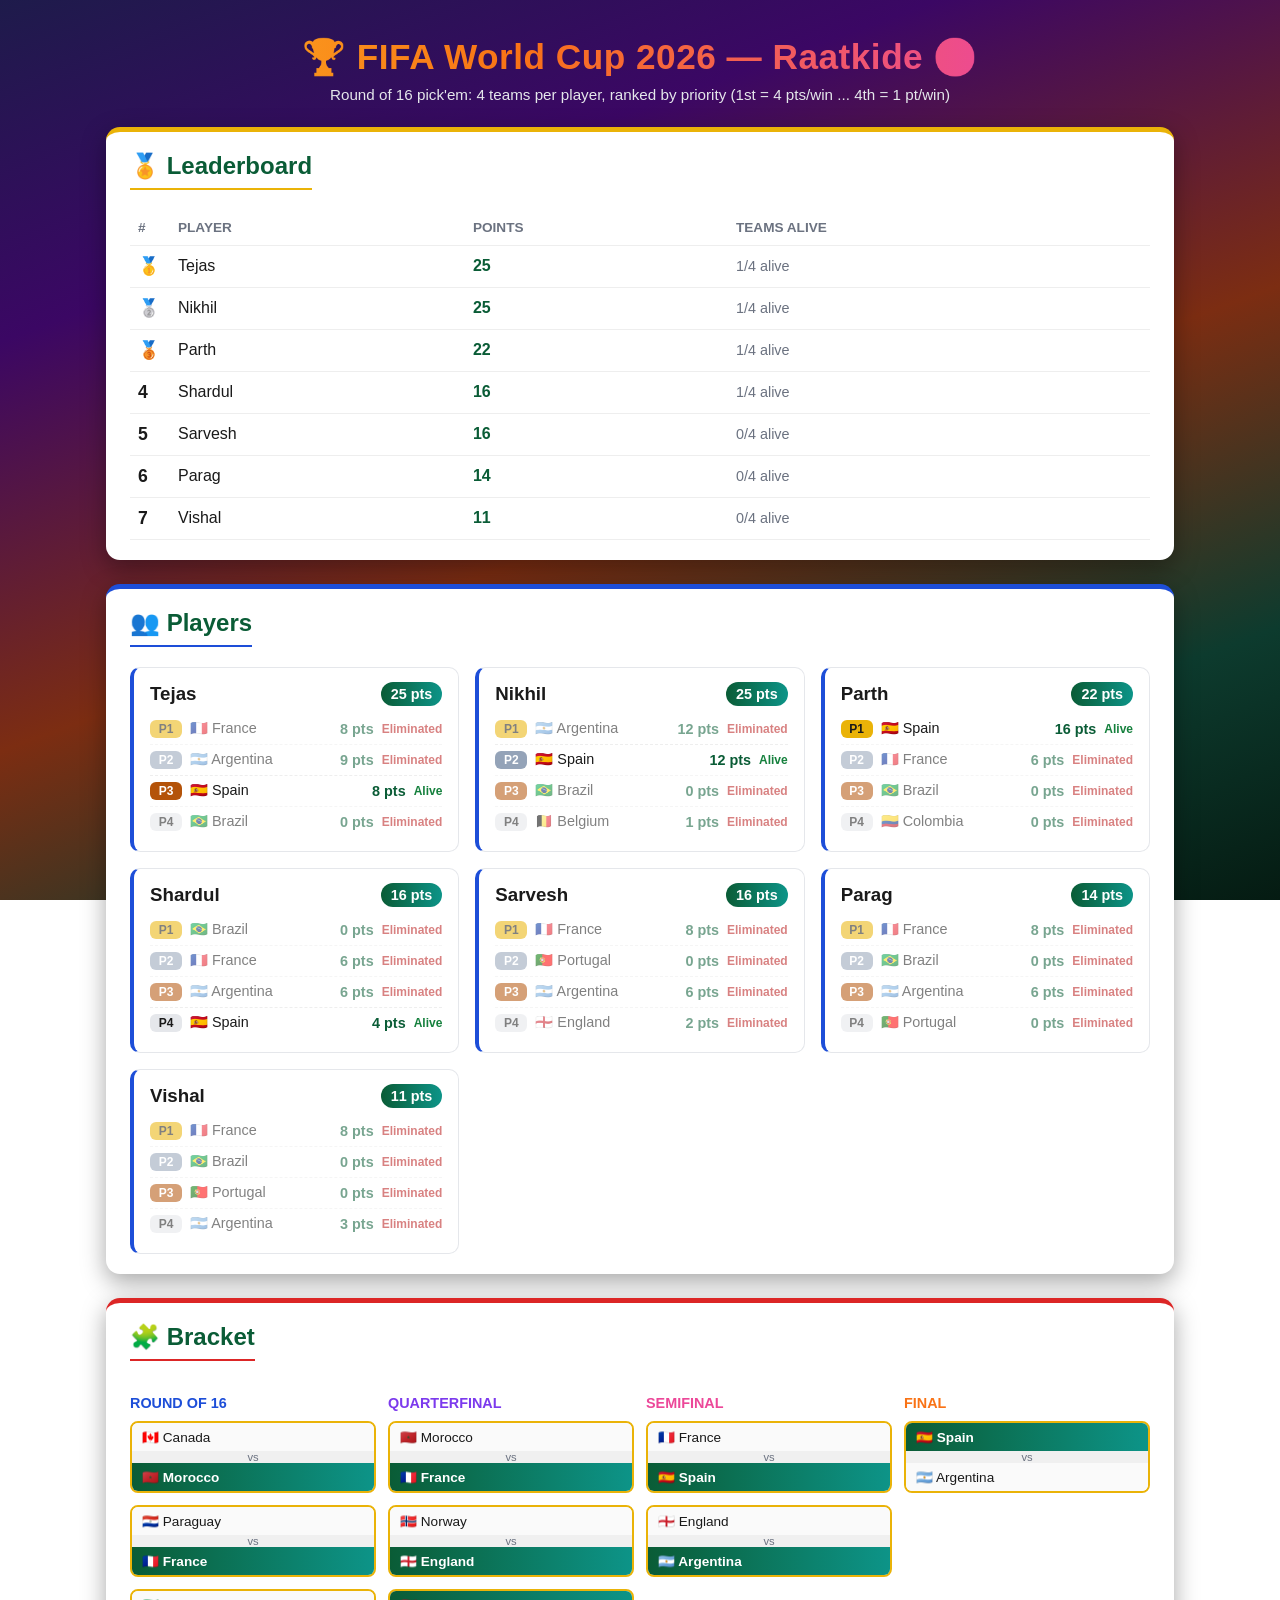
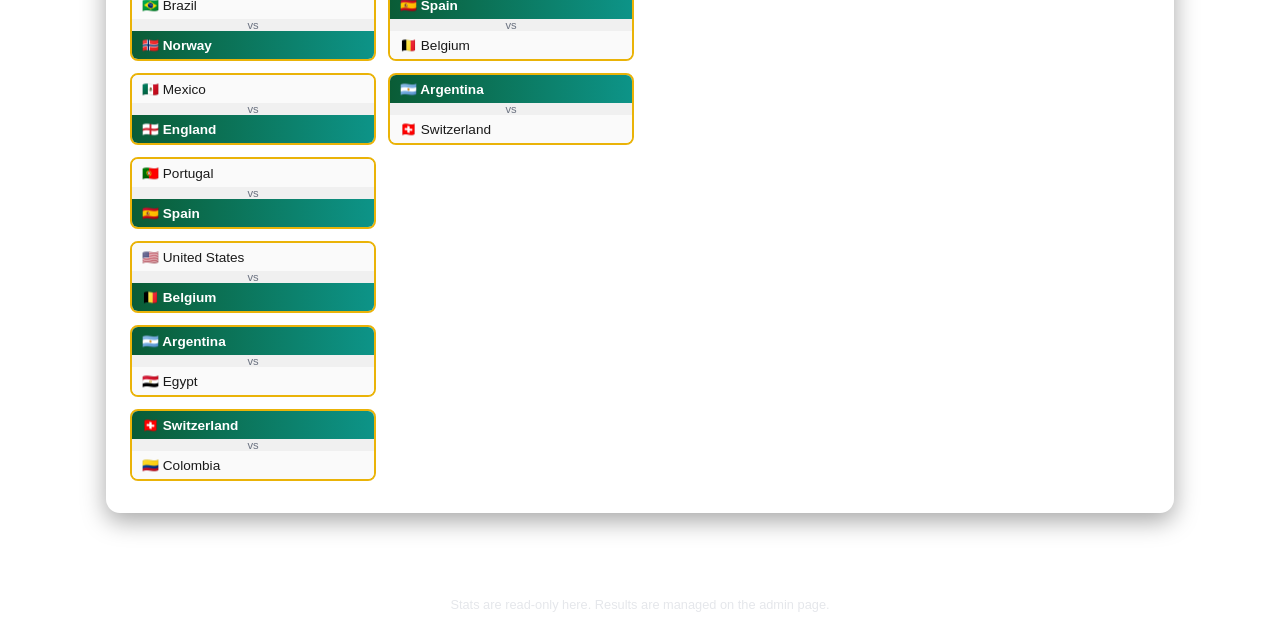
<file: index.html>
<!DOCTYPE html>
<html lang="en">
<head>
<meta charset="UTF-8" />
<meta name="viewport" content="width=device-width, initial-scale=1.0" />
<title>Raatkide — FIFA World Cup 2026</title>
<link rel="stylesheet" href="style.css" />
</head>
<body>
<header>
  <h1>🏆 FIFA World Cup 2026 — Raatkide ⚽</h1>
  <p>Round of 16 pick'em: 4 teams per player, ranked by priority (1st = 4 pts/win ... 4th = 1 pt/win)</p>
</header>

<main>
  <section class="section-leaderboard">
    <h2>🏅 Leaderboard</h2>
    <table>
      <thead>
        <tr><th>#</th><th>Player</th><th>Points</th><th>Teams Alive</th></tr>
      </thead>
      <tbody id="leaderboard"></tbody>
    </table>
  </section>

  <section class="section-players">
    <h2>👥 Players</h2>
    <div class="players-grid" id="players"></div>
  </section>

  <section class="section-bracket">
    <h2>🧩 Bracket</h2>
    <div class="bracket" id="bracket"></div>
  </section>
</main>

<footer>
  Stats are read-only here. Results are managed on the admin page.
</footer>

<script src="data.js"></script>
<script src="bracket-core.js"></script>
<script src="app.js"></script>
</body>
</html>
</file>
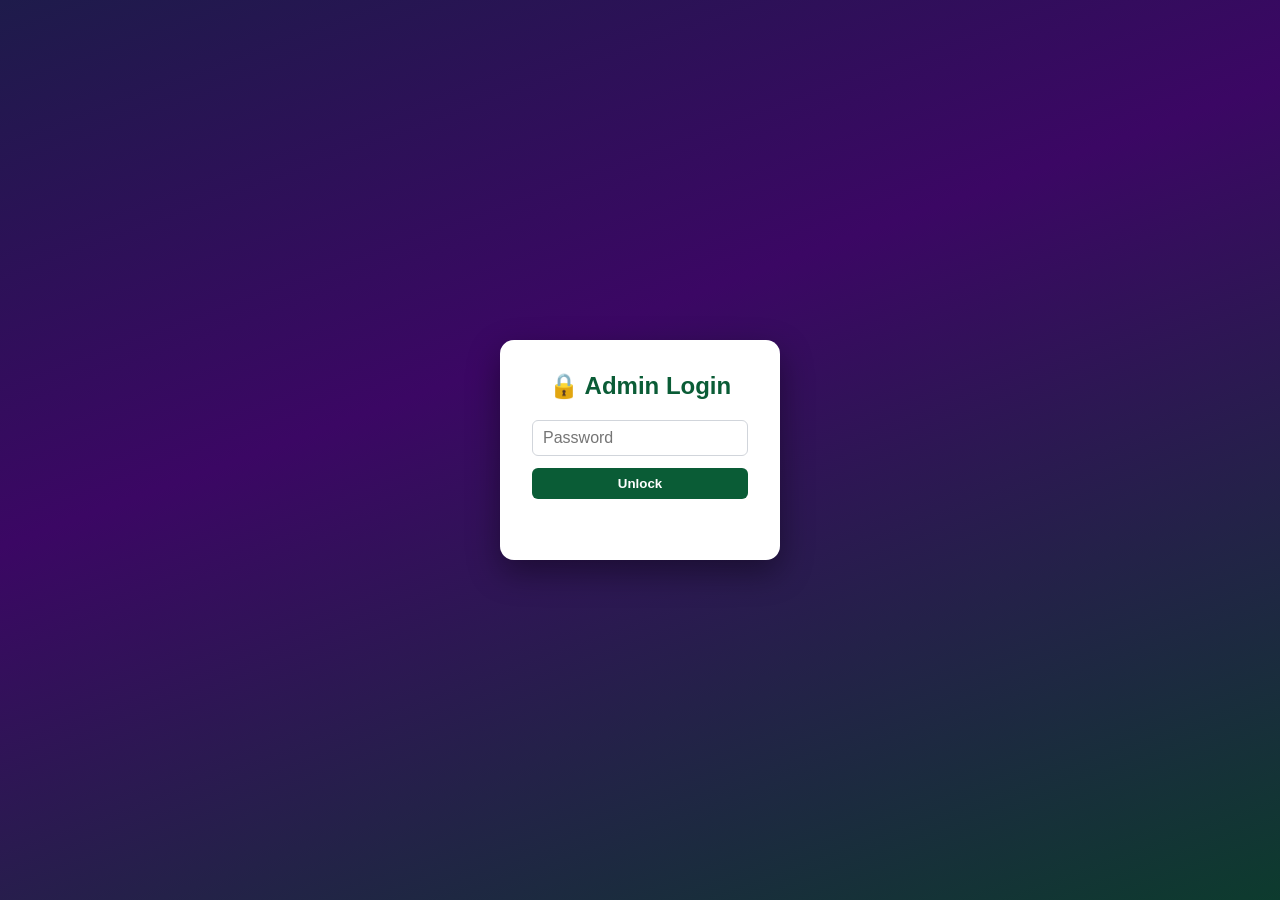
<file: admin.html>
<!DOCTYPE html>
<html lang="en">
<head>
<meta charset="UTF-8" />
<meta name="viewport" content="width=device-width, initial-scale=1.0" />
<title>Admin — Raatkide FIFA World Cup 2026</title>
<meta name="robots" content="noindex, nofollow" />
<link rel="stylesheet" href="style.css" />
<link rel="stylesheet" href="admin.css" />
</head>
<body>

<div id="gate" class="gate">
  <form id="gate-form" class="gate-card">
    <h2>🔒 Admin Login</h2>
    <input type="password" id="gate-password" placeholder="Password" autocomplete="current-password" />
    <button type="submit">Unlock</button>
    <p id="gate-error" class="gate-error"></p>
  </form>
</div>

<div id="admin-content" style="display: none;">
  <header>
    <h1>🛠️ Raatkide Admin</h1>
    <p>Manage players, set match winners, then export the updated <code>data.js</code>.</p>
  </header>

  <main>
    <section class="section-players">
      <h2>👥 Players</h2>
      <div class="players-grid" id="admin-players"></div>

      <form id="player-form" class="player-form">
        <h3 id="player-form-title">Add Player</h3>
        <label>Name<input type="text" id="player-name" required /></label>
        <div class="pick-fields" id="pick-fields"></div>
        <div class="player-form-actions">
          <button type="submit" id="player-form-submit">Add Player</button>
          <button type="button" id="player-form-cancel" style="display:none;">Cancel edit</button>
        </div>
        <p id="player-form-error" class="form-error"></p>
      </form>
    </section>

    <section class="section-bracket">
      <div class="section-header">
        <h2>🧩 Set Results</h2>
        <button type="button" id="reset-bracket" class="reset-btn">Reset all results</button>
      </div>
      <p class="hint">Click a team to mark it as the winner. Click the highlighted winner again (or "Clear pick") to undo.</p>
      <div class="bracket" id="bracket"></div>
    </section>

    <section class="section-export">
      <h2>📤 Publish</h2>
      <p class="hint">
        This generates the full contents of <code>data.js</code>. Copy or download it, replace the
        <code>data.js</code> file in your project, then commit and push — the live site updates for everyone.
      </p>
      <div class="export-actions">
        <button type="button" id="copy-btn">Copy to clipboard</button>
        <button type="button" id="download-btn">Download data.js</button>
        <span id="copy-status" class="copy-status"></span>
      </div>
      <textarea id="export-output" readonly spellcheck="false"></textarea>
    </section>
  </main>

  <footer>
    Draft changes are saved in this browser only until you export and push them.
  </footer>
</div>

<script src="data.js"></script>
<script src="bracket-core.js"></script>
<script src="admin.js"></script>
</body>
</html>
</file>
<file: style.css>
:root {
  --green: #0a5c36;
  --gold: #eab308;
  --blue: #1d4ed8;
  --red: #dc2626;
  --orange: #f97316;
  --purple: #7c3aed;
  --teal: #0d9488;
  --pink: #ec4899;
  --bg: #0b1f16;
  --card: #ffffff;
  --text: #1a1a1a;
  --muted: #6b7280;
  --danger: #b91c1c;
  --ok: #15803d;
  --silver: #94a3b8;
  --bronze: #b45309;
}

* {
  box-sizing: border-box;
}

body {
  margin: 0;
  font-family: "Segoe UI", Arial, sans-serif;
  background: linear-gradient(160deg, #1e1b4b 0%, #3b0764 25%, #7c2d12 55%, #0d3b2e 80%, #051b12 100%);
  background-attachment: fixed;
  color: var(--text);
  min-height: 100vh;
}

header {
  text-align: center;
  padding: 36px 16px 24px;
  color: #fff;
}

header h1 {
  margin: 0 0 8px;
  font-size: 2.2rem;
  letter-spacing: 0.5px;
  background: linear-gradient(90deg, #fbbf24, #f97316, #ec4899, #a855f7, #38bdf8, #34d399);
  background-size: 200% auto;
  -webkit-background-clip: text;
  background-clip: text;
  -webkit-text-fill-color: transparent;
  animation: shimmer 6s linear infinite;
  text-shadow: none;
}

@keyframes shimmer {
  to {
    background-position: 200% center;
  }
}

header p {
  margin: 0;
  color: #e5e7eb;
  font-size: 0.95rem;
}

main {
  max-width: 1100px;
  margin: 0 auto;
  padding: 0 16px 60px;
}

section {
  background: var(--card);
  border-radius: 14px;
  padding: 20px 24px;
  margin-bottom: 24px;
  box-shadow: 0 8px 24px rgba(0, 0, 0, 0.35);
  border-top: 5px solid var(--gold);
}

.section-leaderboard {
  border-top-color: var(--gold);
}

.section-players {
  border-top-color: var(--blue);
}

.section-bracket {
  border-top-color: var(--red);
}

section h2 {
  margin-top: 0;
  color: var(--green);
  border-bottom: 2px solid var(--gold);
  padding-bottom: 8px;
  display: inline-block;
}

.section-players h2 {
  border-bottom-color: var(--blue);
}

.section-bracket h2 {
  border-bottom-color: var(--red);
}

.section-header {
  display: flex;
  align-items: center;
  justify-content: space-between;
  gap: 12px;
}

.hint {
  margin: 0 0 16px;
  color: var(--muted);
  font-size: 0.85rem;
}

.reset-btn {
  background: none;
  border: 1px solid var(--danger);
  color: var(--danger);
  border-radius: 6px;
  padding: 6px 12px;
  font-size: 0.8rem;
  cursor: pointer;
}

.reset-btn:hover {
  background: var(--danger);
  color: #fff;
}

table {
  width: 100%;
  border-collapse: collapse;
}

th, td {
  text-align: left;
  padding: 10px 8px;
  border-bottom: 1px solid #eee;
}

th {
  color: var(--muted);
  font-size: 0.85rem;
  text-transform: uppercase;
}

tbody tr:hover {
  background: #fff8e1;
}

td.rank {
  font-weight: 700;
  font-size: 1.1rem;
  width: 40px;
}

td.points {
  font-weight: 700;
  color: var(--green);
}

td.alive {
  color: var(--muted);
  font-size: 0.9rem;
}

.players-grid {
  display: grid;
  grid-template-columns: repeat(auto-fill, minmax(280px, 1fr));
  gap: 16px;
}

.player-card {
  border: 1px solid #e5e7eb;
  border-radius: 10px;
  padding: 14px 16px;
  border-left: 4px solid var(--blue);
  transition: transform 0.15s ease, box-shadow 0.15s ease;
}

.player-card:hover {
  transform: translateY(-2px);
  box-shadow: 0 6px 16px rgba(0, 0, 0, 0.12);
}

.player-card-header {
  display: flex;
  justify-content: space-between;
  align-items: center;
  margin-bottom: 8px;
}

.player-card-header h3 {
  margin: 0;
}

.total-points {
  background: linear-gradient(90deg, var(--green), var(--teal));
  color: #fff;
  padding: 4px 10px;
  border-radius: 999px;
  font-weight: 700;
  font-size: 0.9rem;
}

.pick {
  display: grid;
  grid-template-columns: 32px 1fr auto auto;
  align-items: center;
  gap: 8px;
  padding: 6px 0;
  border-top: 1px dashed #eee;
  font-size: 0.9rem;
}

.pick:first-child {
  border-top: none;
}

.priority-badge {
  color: #1a1a1a;
  font-weight: 700;
  border-radius: 6px;
  text-align: center;
  padding: 2px 0;
  font-size: 0.75rem;
}

.priority-badge.priority-1 {
  background: var(--gold);
}

.priority-badge.priority-2 {
  background: var(--silver);
  color: #fff;
}

.priority-badge.priority-3 {
  background: var(--bronze);
  color: #fff;
}

.priority-badge.priority-4 {
  background: #e5e7eb;
}

.pick-points {
  font-weight: 700;
  color: var(--green);
}

.pick-status {
  font-size: 0.75rem;
  font-weight: 600;
  text-align: right;
}

.pick.alive .pick-status {
  color: var(--ok);
}

.pick.eliminated {
  opacity: 0.55;
}

.pick.eliminated .pick-status {
  color: var(--danger);
}

.bracket {
  display: grid;
  grid-template-columns: repeat(4, 1fr);
  gap: 12px;
  overflow-x: auto;
}

.round-column h3 {
  font-size: 0.9rem;
  color: var(--muted);
  text-transform: uppercase;
  margin-bottom: 10px;
}

.round-column:nth-child(1) h3 { color: var(--blue); }
.round-column:nth-child(2) h3 { color: var(--purple); }
.round-column:nth-child(3) h3 { color: var(--pink); }
.round-column:nth-child(4) h3 { color: var(--orange); }

.match {
  border: 1px solid #e5e7eb;
  border-radius: 8px;
  margin-bottom: 12px;
  overflow: hidden;
  font-size: 0.85rem;
}

.match .team {
  padding: 6px 10px;
  background: #fafafa;
}

.match .team.tbd {
  color: var(--muted);
  font-style: italic;
}

.match .team-btn {
  width: 100%;
  display: block;
  text-align: left;
  border: none;
  font: inherit;
  cursor: pointer;
  transition: background 0.15s ease;
}

.match .team-btn:hover {
  background: #fde68a;
}

.match .team.winner {
  background: linear-gradient(90deg, var(--green), var(--teal));
  color: #fff;
  font-weight: 700;
}

.match .team.winner:hover {
  filter: brightness(1.1);
}

.match .vs {
  text-align: center;
  font-size: 0.7rem;
  color: var(--muted);
  background: #f0f0f0;
}

.match.decided {
  border-color: var(--gold);
  border-width: 2px;
}

.clear-btn {
  width: 100%;
  border: none;
  border-top: 1px solid #eee;
  background: #fff;
  color: var(--danger);
  font-size: 0.7rem;
  padding: 4px;
  cursor: pointer;
}

.clear-btn:hover {
  background: #fdecec;
}

footer {
  text-align: center;
  color: #e5e7eb;
  font-size: 0.8rem;
  padding-bottom: 24px;
}

footer code {
  color: #fde68a;
}

@media (max-width: 700px) {
  .bracket {
    grid-template-columns: 1fr;
  }
}
</file>
<file: admin.css>
.gate {
  position: fixed;
  inset: 0;
  display: flex;
  align-items: center;
  justify-content: center;
  background: linear-gradient(160deg, #1e1b4b, #3b0764 40%, #0d3b2e 100%);
}

.gate-card {
  background: #fff;
  border-radius: 14px;
  padding: 32px;
  width: 280px;
  display: flex;
  flex-direction: column;
  gap: 12px;
  box-shadow: 0 12px 32px rgba(0, 0, 0, 0.4);
  text-align: center;
}

.gate-card h2 {
  margin: 0 0 8px;
  color: var(--green);
}

.gate-card input {
  padding: 8px 10px;
  border: 1px solid #d1d5db;
  border-radius: 6px;
  font-size: 1rem;
}

.gate-card button {
  background: var(--green);
  color: #fff;
  border: none;
  border-radius: 6px;
  padding: 8px 10px;
  font-weight: 700;
  cursor: pointer;
}

.gate-card button:hover {
  filter: brightness(1.1);
}

.gate-error {
  color: var(--danger);
  font-size: 0.85rem;
  margin: 0;
  min-height: 1.2em;
}

.player-card-actions {
  display: flex;
  gap: 8px;
  margin-top: 10px;
}

.player-card-actions button {
  flex: 1;
  padding: 6px 8px;
  border-radius: 6px;
  border: 1px solid var(--blue);
  background: #fff;
  color: var(--blue);
  cursor: pointer;
  font-size: 0.8rem;
}

.player-card-actions button.danger {
  border-color: var(--danger);
  color: var(--danger);
}

.player-card-actions button:hover {
  filter: brightness(0.95);
}

.player-form {
  margin-top: 20px;
  padding-top: 16px;
  border-top: 2px dashed #e5e7eb;
  display: flex;
  flex-direction: column;
  gap: 12px;
}

.player-form h3 {
  margin: 0;
  color: var(--blue);
}

.player-form label {
  display: flex;
  flex-direction: column;
  gap: 4px;
  font-size: 0.85rem;
  color: var(--muted);
  font-weight: 600;
}

.player-form input,
.player-form select {
  padding: 8px 10px;
  border: 1px solid #d1d5db;
  border-radius: 6px;
  font-size: 0.95rem;
  font-family: inherit;
}

.pick-fields {
  display: grid;
  grid-template-columns: repeat(auto-fill, minmax(200px, 1fr));
  gap: 12px;
}

.player-form-actions {
  display: flex;
  gap: 10px;
}

.player-form-actions button {
  padding: 8px 16px;
  border-radius: 6px;
  border: none;
  font-weight: 700;
  cursor: pointer;
}

#player-form-submit {
  background: var(--green);
  color: #fff;
}

#player-form-cancel {
  background: #e5e7eb;
  color: #1a1a1a;
}

.form-error {
  color: var(--danger);
  font-size: 0.85rem;
  margin: 0;
  min-height: 1.2em;
}

.section-export .hint {
  margin-bottom: 12px;
}

.export-actions {
  display: flex;
  align-items: center;
  gap: 10px;
  margin-bottom: 10px;
}

.export-actions button {
  padding: 8px 16px;
  border-radius: 6px;
  border: none;
  font-weight: 700;
  cursor: pointer;
  background: var(--blue);
  color: #fff;
}

.export-actions button:hover {
  filter: brightness(1.1);
}

.copy-status {
  color: var(--ok);
  font-weight: 600;
  font-size: 0.85rem;
}

#export-output {
  width: 100%;
  min-height: 260px;
  font-family: "Consolas", "Courier New", monospace;
  font-size: 0.8rem;
  padding: 12px;
  border: 1px solid #d1d5db;
  border-radius: 8px;
  resize: vertical;
}
</file>
